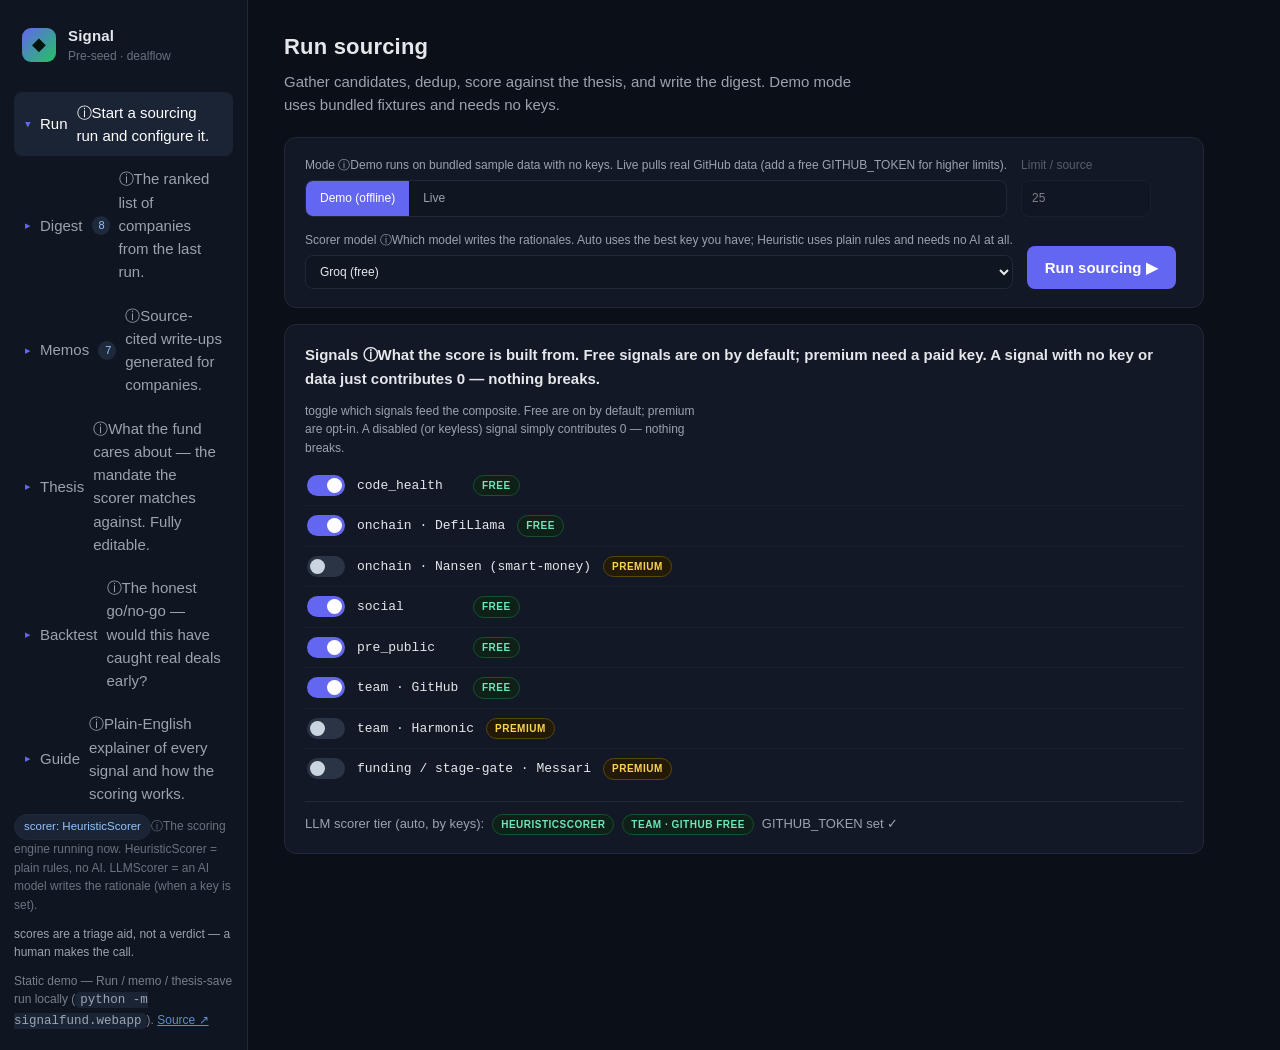
<file: docs/index.html>
<!doctype html>
<html lang="en">
<head>
  <meta charset="utf-8">
  <meta name="viewport" content="width=device-width, initial-scale=1">
  <title>Signal — dealflow</title>
  <link rel="stylesheet" href="styles.css?v=7581c99c">
</head>
<body>
  <div class="app">
    <aside class="sidebar">
      <div class="brand">
        <div class="logo">◆</div>
        <div>
          <div class="brand-name">Signal</div>
          <div class="brand-sub">Pre-seed · dealflow</div>
        </div>
      </div>
      <nav id="nav">
        <button class="nav-item active" data-view="run"><span class="ico">▸</span>Run<span class="info tl" role="note" aria-label="Start a sourcing run and configure it.">ⓘ<span class="tip">Start a sourcing run and configure it.</span></span></button>
        <button class="nav-item" data-view="digest"><span class="ico">▸</span>Digest <span class="badge" id="nav-digest-count"></span><span class="info tl" role="note" aria-label="The ranked list of companies from the last run.">ⓘ<span class="tip">The ranked list of companies from the last run.</span></span></button>
        <button class="nav-item" data-view="memos"><span class="ico">▸</span>Memos <span class="badge" id="nav-memos-count"></span><span class="info tl" role="note" aria-label="Source-cited write-ups generated for companies.">ⓘ<span class="tip">Source-cited write-ups generated for companies.</span></span></button>
        <button class="nav-item" data-view="thesis"><span class="ico">▸</span>Thesis<span class="info tl" role="note" aria-label="What the fund cares about — the mandate the scorer matches against. Fully editable.">ⓘ<span class="tip">What the fund cares about — the mandate the scorer matches against. Fully editable.</span></span></button>
        <button class="nav-item" data-view="backtest"><span class="ico">▸</span>Backtest<span class="info tl" role="note" aria-label="The honest go/no-go — would this have caught real deals early?">ⓘ<span class="tip">The honest go/no-go — would this have caught real deals early?</span></span></button>
        <button class="nav-item" data-view="guide"><span class="ico">▸</span>Guide<span class="info tl" role="note" aria-label="Plain-English explainer of every signal and how the scoring works.">ⓘ<span class="tip">Plain-English explainer of every signal and how the scoring works.</span></span></button>
      </nav>
      <div class="sidebar-foot">
        <div class="pill-row"><div id="scorer-pill" class="pill">scorer: …</div><span class="info ta tl" tabindex="0" role="note" aria-label="The scoring engine running now. HeuristicScorer = plain rules, no AI. LLMScorer = an AI model writes the rationale (when a key is set).">ⓘ<span class="tip">The scoring engine running now. HeuristicScorer = plain rules, no AI. LLMScorer = an AI model writes the rationale (when a key is set).</span></span></div>
        <div class="muted">scores are a triage aid, not a verdict — a human makes the call.</div>
        <div class="muted" style="opacity:.75">Static demo — Run / memo / thesis-save run locally (<code>python -m signalfund.webapp</code>). <a href="https://github.com/YAlegend/signal" target="_blank" rel="noopener" style="color:#7db6ff">Source ↗</a></div>
      </div>
    </aside>

    <main class="main">
      <!-- RUN -->
      <section class="view active" id="view-run">
        <h1>Run sourcing</h1>
        <p class="lead">Gather candidates, dedup, score against the thesis, and write the digest. Demo mode uses bundled fixtures and needs no keys.</p>
        <div class="panel">
          <div class="row">
            <label class="seg">
              <span>Mode <span class="info" tabindex="0" role="note" aria-label="Demo runs on bundled sample data with no keys. Live pulls real GitHub data (add a free GITHUB_TOKEN for higher limits).">ⓘ<span class="tip">Demo runs on bundled sample data with no keys. Live pulls real GitHub data (add a free GITHUB_TOKEN for higher limits).</span></span></span>
              <span class="toggle">
                <button id="mode-demo" class="toggle-btn active">Demo (offline)</button>
                <button id="mode-live" class="toggle-btn">Live</button>
              </span>
            </label>
            <label class="field" id="limit-wrap">
              <span>Limit / source</span>
              <input id="limit" type="number" min="1" max="200" value="25">
            </label>
            <label class="field" id="scorer-wrap">
              <span>Scorer model <span class="info" tabindex="0" role="note" aria-label="Which model writes the rationales. Auto uses the best key you have; Heuristic uses plain rules and needs no AI at all.">ⓘ<span class="tip">Which model writes the rationales. Auto uses the best key you have; Heuristic uses plain rules and needs no AI at all.</span></span></span>
              <select id="scorer-select"></select>
            </label>
            <button id="run-btn" class="primary">Run sourcing ▶</button>
          </div>
          <p class="hint" id="run-hint">Live mode pulls real GitHub/Harmonic data — set <code>GITHUB_TOKEN</code> in <code>.env</code> for higher limits (runs unauthenticated otherwise).</p>
        </div>

        <div class="panel" id="signals-panel">
          <div class="panel-head">
            <h3>Signals <span class="info" tabindex="0" role="note" aria-label="What the score is built from. Free signals are on by default; premium need a paid key. A signal with no key or data just contributes 0 — nothing breaks.">ⓘ<span class="tip">What the score is built from. Free signals are on by default; premium need a paid key. A signal with no key or data just contributes 0 — nothing breaks.</span></span></h3>
            <span class="muted">toggle which signals feed the composite. Free are on by default; premium are opt-in. A disabled (or keyless) signal simply contributes 0 — nothing breaks.</span>
          </div>
          <div id="signal-rows"></div>
          <div class="scorer-row" id="signal-scorer"></div>
        </div>

        <pre class="log" id="run-log" hidden></pre>
      </section>

      <!-- DIGEST -->
      <section class="view" id="view-digest">
        <h1>Ranked dealflow</h1>
        <div class="stats" id="digest-stats"></div>
        <div class="controls">
          <input id="q" type="search" placeholder="Search name, summary, tag…">
          <select id="theme-filter"><option value="">All themes</option></select>
          <select id="sort">
            <option value="score">Sort: score ↓</option>
            <option value="name">Sort: name</option>
            <option value="traction">Sort: traction ↓</option>
          </select>
          <label class="minscore">min score <b id="min-val">0</b>
            <input id="min-score" type="range" min="0" max="100" value="0">
          </label>
        </div>
        <div id="cards"></div>
        <div class="empty" id="digest-empty" hidden>No digest yet — run sourcing first.</div>
      </section>

      <!-- MEMOS -->
      <section class="view" id="view-memos">
        <h1>Investment memos <span class="info" tabindex="0" role="note" aria-label="A first-draft memo built from the scorer + thesis. Every claim links to a source; unbacked claims are dropped. With an Anthropic key, a frontier model writes it in the fund's voice.">ⓘ<span class="tip">A first-draft memo built from the scorer + thesis. Every claim links to a source; unbacked claims are dropped. With an Anthropic key, a frontier model writes it in the fund's voice.</span></span></h1>
        <p class="lead">Source-cited memos. Offline they're built from the scorer + thesis; with <code>ANTHROPIC_API_KEY</code> set, a frontier model writes them in the fund's voice.</p>
        <div class="memos-layout">
          <div class="memo-list" id="memo-list"></div>
          <div class="memo-view" id="memo-view"><div class="empty">Select a memo, or generate one from a digest candidate.</div></div>
        </div>
      </section>

      <!-- THESIS -->
      <section class="view" id="view-thesis">
        <h1>Thesis</h1>
        <p class="lead">The fund mandate the scorer matches against. Edit the sections, Save, then re-run sourcing to apply. The Advanced card holds the raw YAML (source of truth).</p>
        <div class="row" style="margin-bottom:14px; align-items:center">
          <button id="thesis-save" class="primary">Save thesis</button>
          <span id="thesis-status" class="status"></span>
        </div>
        <div id="thesis-sections"></div>
        <details class="tcard" id="advanced-card">
          <summary>Advanced · raw YAML (source of truth)</summary>
          <div class="tcard-body">
            <textarea id="thesis-text" spellcheck="false"></textarea>
            <div class="row" style="align-items:center">
              <button id="thesis-raw-save" class="ghost">Save raw YAML</button>
              <span id="thesis-raw-status" class="status"></span>
            </div>
          </div>
        </details>
      </section>

      <!-- BACKTEST -->
      <section class="view" id="view-backtest">
        <h1>Phase 0 backtest</h1>
        <p class="lead">Point-in-time check of whether the sourcing signal is reliable — a 🟢/🟡/🔴 go/no-go.</p>
        <div class="row">
          <button id="bt-btn" class="primary">Run backtest (demo) ▶</button>
        </div>
        <div id="bt-result"></div>
      </section>

      <!-- GUIDE -->
      <section class="view" id="view-guide">
        <h1>How Signal scores — the signals explained</h1>
        <p class="lead">Every candidate gets a 0–100 composite. Thesis-fit dominates (~60%); the quality signals corroborate (~40%). Each signal is reputation-weighted and shown in the breakdown, so a human can see <em>why</em>. Scores triage — a partner decides.</p>

        <div class="panel guide-formula">
          <code>score = <b>fit</b> (dominant) + traction + credibility + signal&nbsp;strength( code_health · onchain · social · team · pre_public )</code>
        </div>

        <h2 class="guide-h">The base — is it on-thesis?</h2>
        <div class="guide-sig">
          <div class="gs-head"><span class="gs-name">fit</span></div>
          <div class="gs-row"><span class="gs-lab">Measures</span> how well the company matches the fund mandate in <code>config/thesis.yaml</code> (themes &amp; weights).</div>
          <div class="gs-row"><span class="gs-lab">Why</span> it's the gate — a strong, hyped company that's off-thesis still ranks low.</div>
        </div>
        <div class="guide-sig">
          <div class="gs-head"><span class="gs-name">traction</span></div>
          <div class="gs-row"><span class="gs-lab">Measures</span> GitHub star velocity, log-dampened.</div>
          <div class="gs-row"><span class="gs-lab">Kept honest</span> dampened so a single spike can't dominate the score.</div>
        </div>
        <div class="guide-sig">
          <div class="gs-head"><span class="gs-name">credibility</span></div>
          <div class="gs-row"><span class="gs-lab">Measures</span> an anti-gaming adjustment (penalty).</div>
          <div class="gs-row"><span class="gs-lab">Kept honest</span> anti-signals (meme coin, presale, 1000x) and buzzword-stuffing get screened out.</div>
        </div>

        <h2 class="guide-h">The signals</h2>

        <div class="guide-sig">
          <div class="gs-head"><span class="gs-name">code_health</span><span class="badge-tier free">free</span></div>
          <div class="gs-row"><span class="gs-lab">Measures</span> commit-velocity <em>acceleration</em> + how evenly work is spread across contributors (Gini).</div>
          <div class="gs-row"><span class="gs-lab">Why</span> teams accelerating <em>with a real team</em> (not one hero dev) are ~3.4× more likely to raise a Series A within 60 days.</div>
          <div class="gs-row"><span class="gs-lab">Kept honest</span> multiplicative — high velocity from a single dev scores near zero.</div>
        </div>

        <div class="guide-sig">
          <div class="gs-head"><span class="gs-name">onchain</span><span class="badge-tier free">free · DefiLlama</span><span class="badge-tier premium">premium · Nansen</span></div>
          <div class="gs-row"><span class="gs-lab">Measures</span> external stablecoin inflows, "real" TVL (revenue − incentives), holder distribution.</div>
          <div class="gs-row"><span class="gs-lab">Why</span> real dollars arriving + sticky, non-incentivised usage signal genuine demand before the token moves.</div>
          <div class="gs-row"><span class="gs-lab">Premium · Nansen</span> upgrades onchain with <b>Smart-Money</b> net inflow + holder share, and adds an on-chain smart-money <b>convergence</b> twin of network_radar (which credible wallets newly buy).</div>
          <div class="gs-row"><span class="gs-lab">Kept honest</span> subtracts emissions and tests retention, so rented "mercenary" liquidity earns nothing.</div>
        </div>

        <div class="guide-sig">
          <div class="gs-head"><span class="gs-name">social</span><span class="badge-tier free">free</span></div>
          <div class="gs-row"><span class="gs-lab">Measures</span> smart-follower convergence (credible builders/VCs following early) + OpenRank reputation, gated by Neynar's quality score.</div>
          <div class="gs-row"><span class="gs-lab">Why</span> you can't buy a respected founder's follow — early convergence front-runs undisclosed diligence.</div>
          <div class="gs-row"><span class="gs-lab">Kept honest</span> reputation-weighted and age-gated, so bot followers and fresh accounts don't move it.</div>
        </div>

        <div class="guide-sig">
          <div class="gs-head"><span class="gs-name">team</span><span class="badge-tier free">free · GitHub</span><span class="badge-tier premium">premium · Harmonic</span></div>
          <div class="gs-row"><span class="gs-lab">Measures</span> <b>free:</b> technical-founder presence, team size, frontier-lab pedigree (GitHub). <b>premium:</b> prior exits + size, talent-flow (Harmonic).</div>
          <div class="gs-row"><span class="gs-lab">Why</span> founder quality is the most predictive signal — repeat, previously-exited, and technical teams win more.</div>
          <div class="gs-row"><span class="gs-lab">Kept honest</span> trust events (commits, exits) over self-asserted titles.</div>
        </div>

        <div class="guide-sig">
          <div class="gs-head"><span class="gs-name">pre_public</span><span class="badge-tier free">free</span><span class="badge-tier premium">premium · Evertrace</span></div>
          <div class="gs-row"><span class="gs-lab">Measures</span> ecosystem grants (EF / Optimism), hackathon wins that kept building, research with an affiliation exit, recent formation.</div>
          <div class="gs-row"><span class="gs-lab">Why</span> ecosystem-vetted, pre-equity proof — catches teams 6–18 months before a round.</div>
          <div class="gs-row"><span class="gs-lab">Kept honest</span> retroactive grants &gt; proposal grants; a hackathon counts only if the team kept shipping.</div>
        </div>

        <div class="guide-sig">
          <div class="gs-head"><span class="gs-name">stage-gate</span><span class="badge-tier premium">premium · Messari</span></div>
          <div class="gs-row"><span class="gs-lab">Measures</span> latest funding round, stage, and lead investors (Messari).</div>
          <div class="gs-row"><span class="gs-lab">Why</span> down-ranks already-funded companies (Series B/C+) so the pre-seed funnel isn't clogged; a tier-1 lead investor is light positive corroboration.</div>
          <div class="gs-row"><span class="gs-lab">Kept honest</span> a hard, legitimate signal (a funding fact) — distinct from the soft "early-stage" risks, which never penalise a good-fit company.</div>
        </div>

        <p class="muted guide-principle"><b>Guiding principle:</b> raw counts are worthless — reputation-weight every interaction (so bot swarms self-cancel), prefer hard-to-fake "expensive" actions over cheap ones, gate on account age, and score ratios, not totals. Full research: <code>docs/Sourcing_Signals_Research.md</code>.</p>
      </section>
    </main>
  </div>
  <script>window.SIGNAL_STATIC=true;window.SIGNAL_VER="7581c99c";</script>
  <script src="app.js?v=7581c99c"></script>
</body>
</html>
</file>
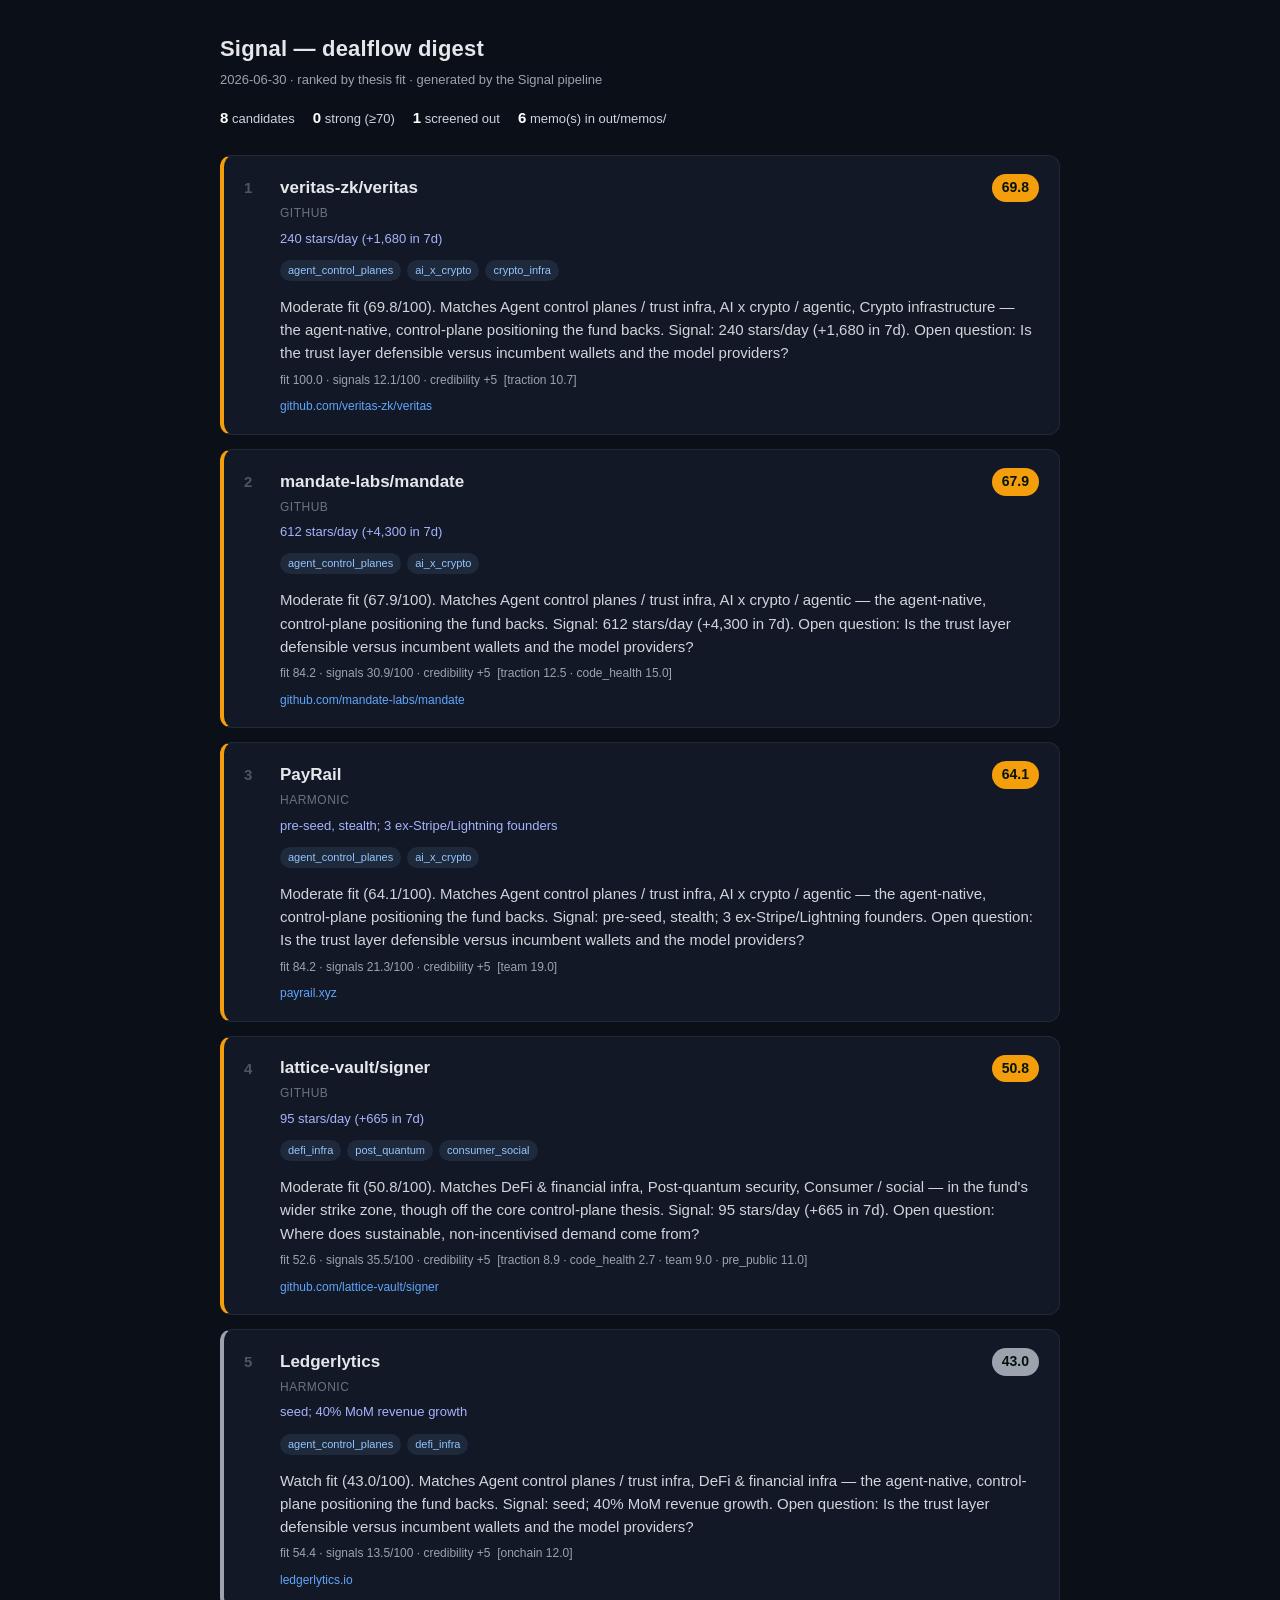
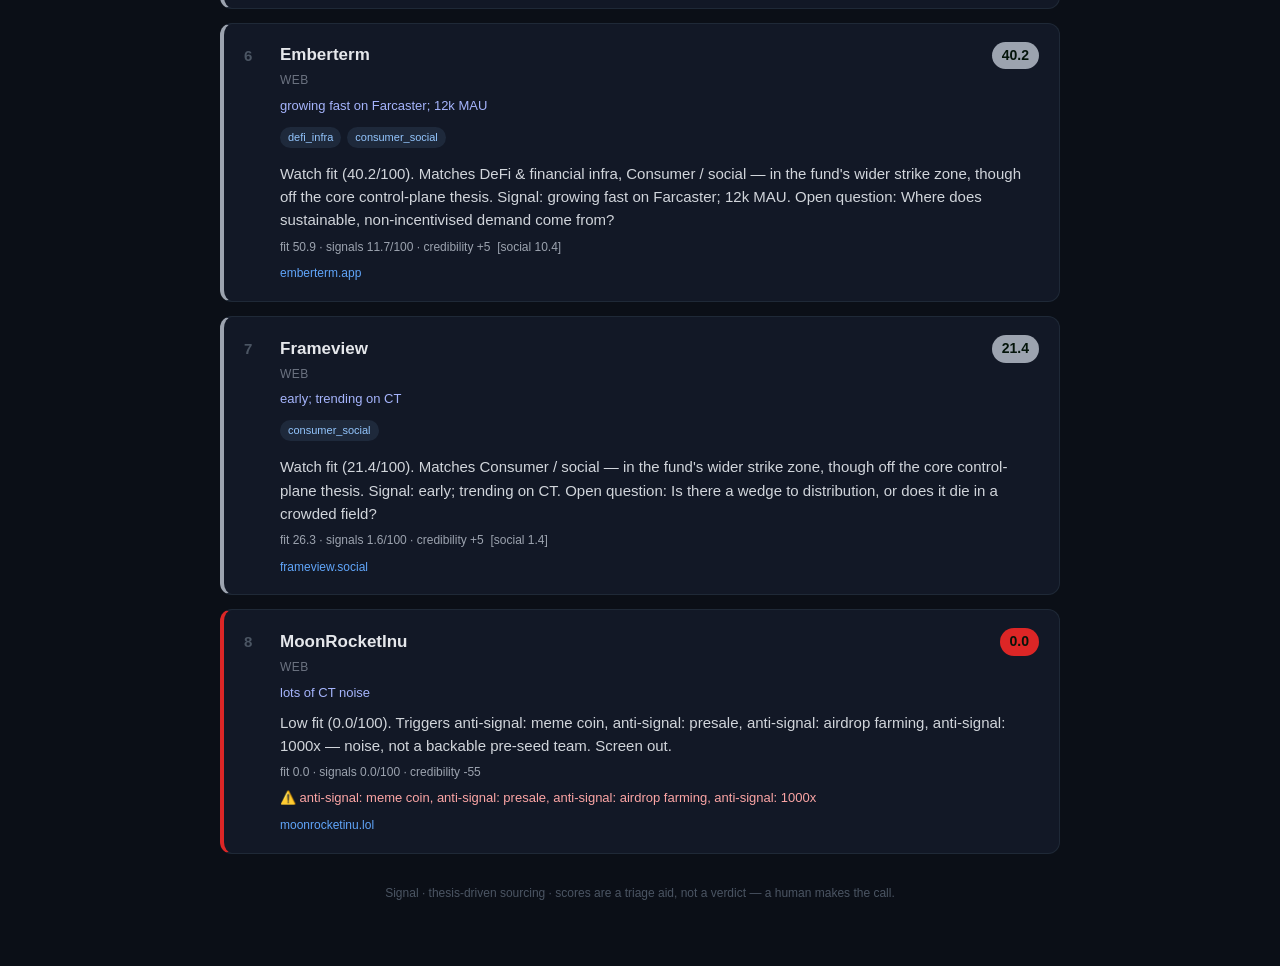
<file: out/dashboard.html>
<!doctype html><html lang="en"><head><meta charset="utf-8">
<meta name="viewport" content="width=device-width,initial-scale=1">
<title>Signal — dealflow</title>
<style>
:root { color-scheme: dark; }
* { box-sizing: border-box; }
body { margin:0; background:#0b0f17; color:#e5e7eb;
  font:15px/1.55 -apple-system,Segoe UI,Roboto,Helvetica,Arial,sans-serif; }
.wrap { max-width:880px; margin:0 auto; padding:32px 20px 64px; }
header h1 { font-size:22px; margin:0 0 4px; letter-spacing:.2px; }
header .sub { color:#9ca3af; font-size:13px; }
.stats { display:flex; gap:18px; margin:16px 0 26px; flex-wrap:wrap; font-size:13px; color:#cbd5e1; }
.stat b { color:#fff; font-size:15px; }
.card { display:flex; gap:16px; background:#121826; border:1px solid #1f2937;
  border-left:4px solid var(--accent); border-radius:12px; padding:18px 20px; margin:0 0 14px; }
.rank { color:#4b5563; font-weight:700; font-size:15px; min-width:20px; padding-top:2px; }
.body { flex:1; min-width:0; }
.top { display:flex; align-items:center; justify-content:space-between; gap:12px; }
.top h2 { font-size:17px; margin:0; word-break:break-word; }
.score { color:#04140a; font-weight:800; font-size:14px; padding:3px 10px; border-radius:999px; }
.src { color:#6b7280; font-size:12px; text-transform:uppercase; letter-spacing:.5px; margin-top:2px; }
.metric { color:#a5b4fc; font-size:13px; margin-top:6px; }
.chips { margin:8px 0 2px; }
.chip { display:inline-block; background:#1e293b; color:#93c5fd; font-size:11px;
  padding:2px 8px; border-radius:999px; margin:0 6px 6px 0; }
.fit { margin:8px 0 6px; color:#d1d5db; }
.breakdown { color:#9ca3af; font-size:12px; font-variant-numeric:tabular-nums; }
.flags { color:#fca5a5; font-size:13px; margin-top:6px; }
.sources { margin-top:8px; font-size:12px; }
.sources a { color:#60a5fa; text-decoration:none; margin-right:4px; }
.sources a:hover { text-decoration:underline; }
footer { color:#4b5563; font-size:12px; margin-top:30px; text-align:center; }
</style></head><body><div class="wrap">
<header>
  <h1>Signal — dealflow digest</h1>
  <div class="sub">2026-06-30 · ranked by thesis fit · generated by the Signal pipeline</div>
</header>
<div class="stats">
  <span class="stat"><b>8</b> candidates</span>
  <span class="stat"><b>0</b> strong (&ge;70)</span>
  <span class="stat"><b>1</b> screened out</span>
  <span class="stat"><b>6</b> memo(s) in out/memos/</span>
</div>

    <article class="card" style="--accent:#f59e0b">
      <div class="rank">1</div>
      <div class="body">
        <div class="top">
          <h2>veritas-zk/veritas</h2>
          <div class="score" style="background:#f59e0b">69.8</div>
        </div>
        <div class="src">github</div>
        <div class="metric">240 stars/day (+1,680 in 7d)</div>
        <div class="chips"><span class="chip">agent_control_planes</span><span class="chip">ai_x_crypto</span><span class="chip">crypto_infra</span></div>
        <p class="fit">Moderate fit (69.8/100). Matches Agent control planes / trust infra, AI x crypto / agentic, Crypto infrastructure — the agent-native, control-plane positioning the fund backs. Signal: 240 stars/day (+1,680 in 7d). Open question: Is the trust layer defensible versus incumbent wallets and the model providers?</p>
        <div class="breakdown">fit 100.0 &middot; signals 12.1/100 &middot; credibility +5 &nbsp;[traction 10.7]</div>
        
        <div class="sources"><a href="https://github.com/veritas-zk/veritas" target="_blank" rel="noopener">github.com/veritas-zk/veritas</a></div>
      </div>
    </article>
    <article class="card" style="--accent:#f59e0b">
      <div class="rank">2</div>
      <div class="body">
        <div class="top">
          <h2>mandate-labs/mandate</h2>
          <div class="score" style="background:#f59e0b">67.9</div>
        </div>
        <div class="src">github</div>
        <div class="metric">612 stars/day (+4,300 in 7d)</div>
        <div class="chips"><span class="chip">agent_control_planes</span><span class="chip">ai_x_crypto</span></div>
        <p class="fit">Moderate fit (67.9/100). Matches Agent control planes / trust infra, AI x crypto / agentic — the agent-native, control-plane positioning the fund backs. Signal: 612 stars/day (+4,300 in 7d). Open question: Is the trust layer defensible versus incumbent wallets and the model providers?</p>
        <div class="breakdown">fit 84.2 &middot; signals 30.9/100 &middot; credibility +5 &nbsp;[traction 12.5 &middot; code_health 15.0]</div>
        
        <div class="sources"><a href="https://github.com/mandate-labs/mandate" target="_blank" rel="noopener">github.com/mandate-labs/mandate</a></div>
      </div>
    </article>
    <article class="card" style="--accent:#f59e0b">
      <div class="rank">3</div>
      <div class="body">
        <div class="top">
          <h2>PayRail</h2>
          <div class="score" style="background:#f59e0b">64.1</div>
        </div>
        <div class="src">harmonic</div>
        <div class="metric">pre-seed, stealth; 3 ex-Stripe/Lightning founders</div>
        <div class="chips"><span class="chip">agent_control_planes</span><span class="chip">ai_x_crypto</span></div>
        <p class="fit">Moderate fit (64.1/100). Matches Agent control planes / trust infra, AI x crypto / agentic — the agent-native, control-plane positioning the fund backs. Signal: pre-seed, stealth; 3 ex-Stripe/Lightning founders. Open question: Is the trust layer defensible versus incumbent wallets and the model providers?</p>
        <div class="breakdown">fit 84.2 &middot; signals 21.3/100 &middot; credibility +5 &nbsp;[team 19.0]</div>
        
        <div class="sources"><a href="https://payrail.xyz" target="_blank" rel="noopener">payrail.xyz</a></div>
      </div>
    </article>
    <article class="card" style="--accent:#f59e0b">
      <div class="rank">4</div>
      <div class="body">
        <div class="top">
          <h2>lattice-vault/signer</h2>
          <div class="score" style="background:#f59e0b">50.8</div>
        </div>
        <div class="src">github</div>
        <div class="metric">95 stars/day (+665 in 7d)</div>
        <div class="chips"><span class="chip">defi_infra</span><span class="chip">post_quantum</span><span class="chip">consumer_social</span></div>
        <p class="fit">Moderate fit (50.8/100). Matches DeFi &amp; financial infra, Post-quantum security, Consumer / social — in the fund&#x27;s wider strike zone, though off the core control-plane thesis. Signal: 95 stars/day (+665 in 7d). Open question: Where does sustainable, non-incentivised demand come from?</p>
        <div class="breakdown">fit 52.6 &middot; signals 35.5/100 &middot; credibility +5 &nbsp;[traction 8.9 &middot; code_health 2.7 &middot; team 9.0 &middot; pre_public 11.0]</div>
        
        <div class="sources"><a href="https://github.com/lattice-vault/signer" target="_blank" rel="noopener">github.com/lattice-vault/signer</a></div>
      </div>
    </article>
    <article class="card" style="--accent:#9ca3af">
      <div class="rank">5</div>
      <div class="body">
        <div class="top">
          <h2>Ledgerlytics</h2>
          <div class="score" style="background:#9ca3af">43.0</div>
        </div>
        <div class="src">harmonic</div>
        <div class="metric">seed; 40% MoM revenue growth</div>
        <div class="chips"><span class="chip">agent_control_planes</span><span class="chip">defi_infra</span></div>
        <p class="fit">Watch fit (43.0/100). Matches Agent control planes / trust infra, DeFi &amp; financial infra — the agent-native, control-plane positioning the fund backs. Signal: seed; 40% MoM revenue growth. Open question: Is the trust layer defensible versus incumbent wallets and the model providers?</p>
        <div class="breakdown">fit 54.4 &middot; signals 13.5/100 &middot; credibility +5 &nbsp;[onchain 12.0]</div>
        
        <div class="sources"><a href="https://ledgerlytics.io" target="_blank" rel="noopener">ledgerlytics.io</a></div>
      </div>
    </article>
    <article class="card" style="--accent:#9ca3af">
      <div class="rank">6</div>
      <div class="body">
        <div class="top">
          <h2>Emberterm</h2>
          <div class="score" style="background:#9ca3af">40.2</div>
        </div>
        <div class="src">web</div>
        <div class="metric">growing fast on Farcaster; 12k MAU</div>
        <div class="chips"><span class="chip">defi_infra</span><span class="chip">consumer_social</span></div>
        <p class="fit">Watch fit (40.2/100). Matches DeFi &amp; financial infra, Consumer / social — in the fund&#x27;s wider strike zone, though off the core control-plane thesis. Signal: growing fast on Farcaster; 12k MAU. Open question: Where does sustainable, non-incentivised demand come from?</p>
        <div class="breakdown">fit 50.9 &middot; signals 11.7/100 &middot; credibility +5 &nbsp;[social 10.4]</div>
        
        <div class="sources"><a href="https://emberterm.app" target="_blank" rel="noopener">emberterm.app</a></div>
      </div>
    </article>
    <article class="card" style="--accent:#9ca3af">
      <div class="rank">7</div>
      <div class="body">
        <div class="top">
          <h2>Frameview</h2>
          <div class="score" style="background:#9ca3af">21.4</div>
        </div>
        <div class="src">web</div>
        <div class="metric">early; trending on CT</div>
        <div class="chips"><span class="chip">consumer_social</span></div>
        <p class="fit">Watch fit (21.4/100). Matches Consumer / social — in the fund&#x27;s wider strike zone, though off the core control-plane thesis. Signal: early; trending on CT. Open question: Is there a wedge to distribution, or does it die in a crowded field?</p>
        <div class="breakdown">fit 26.3 &middot; signals 1.6/100 &middot; credibility +5 &nbsp;[social 1.4]</div>
        
        <div class="sources"><a href="https://frameview.social" target="_blank" rel="noopener">frameview.social</a></div>
      </div>
    </article>
    <article class="card" style="--accent:#dc2626">
      <div class="rank">8</div>
      <div class="body">
        <div class="top">
          <h2>MoonRocketInu</h2>
          <div class="score" style="background:#dc2626">0.0</div>
        </div>
        <div class="src">web</div>
        <div class="metric">lots of CT noise</div>
        <div class="chips"></div>
        <p class="fit">Low fit (0.0/100). Triggers anti-signal: meme coin, anti-signal: presale, anti-signal: airdrop farming, anti-signal: 1000x — noise, not a backable pre-seed team. Screen out.</p>
        <div class="breakdown">fit 0.0 &middot; signals 0.0/100 &middot; credibility -55</div>
        <div class="flags">⚠️ anti-signal: meme coin, anti-signal: presale, anti-signal: airdrop farming, anti-signal: 1000x</div>
        <div class="sources"><a href="https://moonrocketinu.lol" target="_blank" rel="noopener">moonrocketinu.lol</a></div>
      </div>
    </article>
<footer>Signal · thesis-driven sourcing · scores are a triage aid, not a verdict — a human makes the call.</footer>
</div></body></html>
</file>
<file: docs/styles.css>
:root {
  color-scheme: dark;
  --bg: #0b0f17;
  --panel: #121826;
  --panel-2: #0f1521;
  --line: #1f2937;
  --text: #e5e7eb;
  --muted: #9ca3af;
  --dim: #6b7280;
  --accent: #6366f1;
  --accent-soft: #93c5fd;
  --green: #22c55e;
  --amber: #f59e0b;
  --gray: #9ca3af;
  --red: #dc2626;
}
* { box-sizing: border-box; }
html, body { margin: 0; height: 100%; }
body {
  background: var(--bg); color: var(--text);
  font: 15px/1.55 -apple-system, "Segoe UI", Roboto, Helvetica, Arial, sans-serif;
}
code { background: #1e293b; padding: 1px 5px; border-radius: 5px; font-size: 12.5px; color: #cbd5e1; }
.muted { color: var(--muted); }

.app { display: grid; grid-template-columns: 248px 1fr; height: 100vh; }

/* sidebar */
.sidebar {
  background: var(--panel-2); border-right: 1px solid var(--line);
  display: flex; flex-direction: column; padding: 20px 14px;
}
.brand { display: flex; gap: 12px; align-items: center; padding: 4px 8px 18px; }
.logo {
  width: 34px; height: 34px; border-radius: 9px; display: grid; place-items: center;
  background: linear-gradient(135deg, #6366f1, #22c55e); color: #04140a; font-size: 18px;
}
.brand-name { font-weight: 700; letter-spacing: .2px; }
.brand-sub { color: var(--dim); font-size: 12px; }
#nav { display: flex; flex-direction: column; gap: 2px; margin-top: 8px; }
.nav-item {
  display: flex; align-items: center; gap: 9px; width: 100%; text-align: left;
  background: transparent; border: 0; color: var(--muted); padding: 9px 11px;
  border-radius: 8px; font: inherit; cursor: pointer;
}
.nav-item:hover { background: #131c2c; color: var(--text); }
.nav-item.active { background: #1b2434; color: #fff; }
.nav-item .ico { color: var(--accent); font-size: 11px; transition: transform .15s; }
.nav-item.active .ico { transform: rotate(90deg); }
.badge {
  margin-left: auto; background: #1e293b; color: var(--accent-soft);
  font-size: 11px; padding: 1px 7px; border-radius: 999px; min-width: 18px; text-align: center;
}
.badge:empty { display: none; }
.sidebar-foot { margin-top: auto; font-size: 12px; color: var(--dim); display: flex; flex-direction: column; gap: 10px; }
.pill {
  display: inline-block; align-self: flex-start; background: #1b2434; color: var(--accent-soft);
  border: 1px solid var(--line); padding: 3px 9px; border-radius: 999px; font-size: 11.5px;
}

/* main */
.main { overflow-y: auto; padding: 30px 36px 64px; }
.view { display: none; max-width: 920px; }
.view.active { display: block; animation: fade .18s ease; }
@keyframes fade { from { opacity: 0; transform: translateY(4px); } to { opacity: 1; transform: none; } }
h1 { font-size: 22px; margin: 0 0 6px; letter-spacing: .2px; }
.lead { color: var(--muted); margin: 0 0 20px; max-width: 70ch; }

.panel { background: var(--panel); border: 1px solid var(--line); border-radius: 12px; padding: 18px 20px; }
.row { display: flex; gap: 14px; align-items: flex-end; flex-wrap: wrap; }
.field, .seg { display: flex; flex-direction: column; gap: 6px; font-size: 12px; color: var(--muted); }
.field input, input[type=number] {
  background: var(--panel-2); border: 1px solid var(--line); color: var(--text);
  border-radius: 8px; padding: 8px 10px; font: inherit; width: 130px;
}
.field select {
  background: var(--panel-2); border: 1px solid var(--line); color: var(--text);
  border-radius: 8px; padding: 8px 10px; font: inherit; min-width: 168px;
}
.toggle { display: inline-flex; background: var(--panel-2); border: 1px solid var(--line); border-radius: 8px; overflow: hidden; }
.toggle-btn { background: transparent; border: 0; color: var(--muted); padding: 8px 14px; font: inherit; cursor: pointer; }
.toggle-btn.active { background: var(--accent); color: #fff; }
button.primary {
  background: var(--accent); color: #fff; border: 0; border-radius: 8px;
  padding: 10px 18px; font: inherit; font-weight: 600; cursor: pointer;
}
button.primary:hover { filter: brightness(1.08); }
button.primary:disabled { opacity: .55; cursor: progress; }
.hint { color: var(--dim); font-size: 12.5px; margin: 14px 0 0; }
.log {
  background: #060912; border: 1px solid var(--line); border-radius: 10px; padding: 14px 16px;
  margin-top: 18px; color: #93c5fd; font: 12.5px/1.5 ui-monospace, SFMono-Regular, Menlo, monospace;
  white-space: pre-wrap; max-height: 320px; overflow-y: auto;
}

/* signals panel */
#signals-panel { margin-top: 16px; }
.panel-head { display: flex; align-items: baseline; gap: 12px; margin-bottom: 8px; flex-wrap: wrap; }
.panel-head h3 { margin: 0; font-size: 15px; }
.panel-head .muted { font-size: 12px; max-width: 60ch; }
.signal-row { display: flex; align-items: center; gap: 12px; padding: 9px 2px; border-bottom: 1px solid #161f2e; }
.signal-row:last-child { border-bottom: 0; }
.sig-name { font: 13px ui-monospace, SFMono-Regular, Menlo, monospace; color: var(--text); min-width: 104px; }
.badge-tier {
  font-size: 10px; text-transform: uppercase; letter-spacing: .5px; font-weight: 700;
  padding: 2px 8px; border-radius: 999px; border: 1px solid var(--line); white-space: nowrap;
}
.badge-tier.free { color: #6ee7b7; background: #0e2018; border-color: #14532d; }
.badge-tier.premium { color: #fcd34d; background: #221a06; border-color: #5b4708; }
.sig-hint { font-size: 12px; color: #fbbf24; }
.sig-hint code { background: #221a06; color: #fcd34d; }
.scorer-row { margin-top: 12px; padding-top: 12px; border-top: 1px solid var(--line); font-size: 13px; display: flex; align-items: center; gap: 8px; flex-wrap: wrap; }
.switch { position: relative; display: inline-block; width: 38px; height: 21px; flex-shrink: 0; }
.switch input { opacity: 0; width: 0; height: 0; }
.slider { position: absolute; inset: 0; background: #2a3445; border-radius: 999px; transition: .15s; cursor: pointer; }
.slider::before { content: ""; position: absolute; height: 15px; width: 15px; left: 3px; top: 3px; background: #cbd5e1; border-radius: 50%; transition: .15s; }
.switch input:checked + .slider { background: var(--accent); }
.switch input:checked + .slider::before { transform: translateX(17px); background: #fff; }
.switch input:focus-visible + .slider { outline: 2px solid var(--accent-soft); outline-offset: 2px; }

/* stats + controls */
.stats { display: flex; gap: 18px; flex-wrap: wrap; font-size: 13px; color: #cbd5e1; margin: 0 0 18px; }
.stats .stat b { color: #fff; font-size: 15px; }
.controls { display: flex; gap: 10px; flex-wrap: wrap; align-items: center; margin-bottom: 18px; }
.controls input[type=search], .controls select {
  background: var(--panel-2); border: 1px solid var(--line); color: var(--text);
  border-radius: 8px; padding: 8px 10px; font: inherit;
}
.controls input[type=search] { flex: 1; min-width: 180px; }
.minscore { display: flex; align-items: center; gap: 8px; font-size: 12px; color: var(--muted); }
.minscore b { color: var(--text); min-width: 22px; }

/* cards */
.card {
  display: flex; gap: 16px; background: var(--panel); border: 1px solid var(--line);
  border-left: 4px solid var(--accent); border-radius: 12px; padding: 16px 18px; margin: 0 0 12px;
  cursor: pointer; transition: border-color .15s, transform .1s;
}
.card:hover { border-color: #2b3a52; }
.card .rank { color: var(--dim); font-weight: 700; min-width: 22px; padding-top: 2px; }
.card .body { flex: 1; min-width: 0; }
.card .top { display: flex; align-items: center; justify-content: space-between; gap: 12px; }
.card h2 { font-size: 16px; margin: 0; word-break: break-word; }
.top-right { display: flex; align-items: center; gap: 10px; flex-shrink: 0; }
.feedback { display: inline-flex; gap: 2px; }
.thumb {
  background: transparent; border: 1px solid var(--line); border-radius: 7px; cursor: pointer;
  font-size: 13px; line-height: 1; padding: 4px 7px; filter: grayscale(1) opacity(.55); transition: .12s;
}
.thumb:hover { filter: grayscale(0) opacity(1); border-color: #2b3a52; }
.thumb.up.active { filter: none; border-color: var(--green); background: #14271a; }
.thumb.down.active { filter: none; border-color: var(--red); background: #2a1414; }
.score-pill { color: #04140a; font-weight: 800; font-size: 13px; padding: 3px 10px; border-radius: 999px; }
.src { color: var(--dim); font-size: 11px; text-transform: uppercase; letter-spacing: .5px; margin-top: 3px; }
.metric { color: var(--accent-soft); font-size: 13px; margin-top: 6px; }
.chips { margin: 9px 0 2px; }
.chip { display: inline-block; background: #1e293b; color: #93c5fd; font-size: 11px; padding: 2px 8px; border-radius: 999px; margin: 0 6px 6px 0; }
.fit { margin: 8px 0 4px; color: #d1d5db; font-size: 14px; }
.flags { color: #fca5a5; font-size: 13px; margin-top: 6px; }

/* card detail (expand) */
.detail { margin-top: 12px; padding-top: 12px; border-top: 1px dashed var(--line); display: none; }
.card.open .detail { display: block; }
.bars { display: grid; grid-template-columns: 90px 1fr 48px; gap: 6px 12px; align-items: center; margin: 4px 0 10px; font-size: 12px; color: var(--muted); }
.bar { background: var(--panel-2); border-radius: 999px; height: 8px; overflow: hidden; }
.bar > span { display: block; height: 100%; border-radius: 999px; background: linear-gradient(90deg, #6366f1, #22c55e); }
.bar-val { text-align: right; color: var(--text); font-variant-numeric: tabular-nums; }
.sources a { color: #60a5fa; text-decoration: none; font-size: 12px; margin-right: 8px; }
.sources a:hover { text-decoration: underline; }
.detail-actions { margin-top: 12px; }
button.ghost { background: transparent; border: 1px solid var(--line); color: var(--accent-soft); border-radius: 8px; padding: 7px 13px; font: inherit; cursor: pointer; }
button.ghost:hover { background: #131c2c; }

/* memos */
.memos-layout { display: grid; grid-template-columns: 240px 1fr; gap: 18px; align-items: start; }
.memo-list { display: flex; flex-direction: column; gap: 6px; }
.memo-list button { text-align: left; background: var(--panel); border: 1px solid var(--line); color: var(--text); border-radius: 8px; padding: 10px 12px; font: inherit; cursor: pointer; }
.memo-list button:hover, .memo-list button.active { border-color: var(--accent); }
.memo-view { background: var(--panel); border: 1px solid var(--line); border-radius: 12px; padding: 22px 26px; min-height: 280px; }

/* thesis — sectioned editor */
#thesis-text {
  width: 100%; height: 360px; resize: vertical; background: #060912; border: 1px solid var(--line);
  color: #d1d5db; border-radius: 10px; padding: 14px 16px; font: 13px/1.6 ui-monospace, Menlo, monospace;
}
.status { font-size: 13px; }
.status.ok { color: var(--green); }
.status.err { color: #fca5a5; }
.tcard { background: var(--panel); border: 1px solid var(--line); border-radius: 12px; margin-bottom: 12px; }
.tcard > summary { cursor: pointer; padding: 13px 18px; font-weight: 600; font-size: 14px; list-style: none;
  display: flex; align-items: center; gap: 8px; }
.tcard > summary::-webkit-details-marker { display: none; }
.tcard > summary::before { content: "▸"; color: var(--accent); font-size: 11px; transition: transform .15s; }
.tcard[open] > summary::before { transform: rotate(90deg); }
.tcard-body { padding: 2px 18px 18px; display: flex; flex-direction: column; gap: 12px; }
.field2 { display: flex; flex-direction: column; gap: 5px; font-size: 12px; color: var(--muted); }
.field2 input[type=text], .field2 textarea {
  background: var(--panel-2); border: 1px solid var(--line); color: var(--text);
  border-radius: 8px; padding: 8px 10px; font: inherit; width: 100%; resize: vertical;
}
.theme-edit { border: 1px solid var(--line); border-radius: 10px; padding: 12px 14px; background: var(--panel-2);
  display: flex; flex-direction: column; gap: 8px; }
.theme-edit-top { display: flex; gap: 8px; align-items: center; }
.theme-edit-top .theme-label { flex: 1; background: var(--panel); border: 1px solid var(--line); color: var(--text);
  border-radius: 8px; padding: 7px 10px; font: inherit; font-weight: 600; }
.theme-edit .t-oq { background: var(--panel); border: 1px solid var(--line); color: var(--text);
  border-radius: 8px; padding: 7px 10px; font: inherit; font-size: 13px; }
.theme-weight { display: flex; align-items: center; gap: 10px; font-size: 12px; color: var(--muted); }
.theme-weight input[type=range] { flex: 1; max-width: 280px; accent-color: var(--accent); }
.theme-weight b { color: var(--text); min-width: 34px; text-align: right; font-variant-numeric: tabular-nums; }
.kw-list { display: flex; flex-wrap: wrap; gap: 6px; align-items: center; }
.chip.kw { display: inline-flex; align-items: center; gap: 3px; }
.kw-x { background: transparent; border: 0; color: inherit; cursor: pointer; font-size: 14px; line-height: 1;
  padding: 0; opacity: .65; }
.kw-x:hover { opacity: 1; color: #fca5a5; }
.kw-add { background: var(--panel-2); border: 1px dashed var(--line); color: var(--text);
  border-radius: 999px; padding: 3px 11px; font: inherit; font-size: 12px; min-width: 120px; }
.small { font-size: 12px; }
.small code { font-size: 11.5px; }
.thesis-themes .theme-box { background: var(--panel); border: 1px solid var(--line); border-radius: 10px; padding: 12px 14px; margin-bottom: 10px; }
.theme-box .t-label { font-weight: 600; font-size: 13.5px; }
.theme-box .t-weight { color: var(--accent-soft); font-size: 12px; float: right; }
.theme-box .t-q { color: var(--muted); font-size: 12px; margin-top: 4px; }

/* backtest */
.decision { display: flex; align-items: center; gap: 14px; padding: 18px 20px; border-radius: 12px; border: 1px solid var(--line); background: var(--panel); margin: 18px 0; }
.decision .emoji { font-size: 30px; }
.decision .d-text { font-weight: 700; font-size: 18px; }
.scorecard { display: grid; grid-template-columns: repeat(auto-fit, minmax(150px, 1fr)); gap: 12px; margin: 16px 0; }
.metric-card { background: var(--panel); border: 1px solid var(--line); border-radius: 10px; padding: 14px 16px; }
.metric-card .m-val { font-size: 22px; font-weight: 700; }
.metric-card .m-label { color: var(--muted); font-size: 12px; margin-top: 2px; }
table.grid { width: 100%; border-collapse: collapse; margin: 14px 0; font-size: 13px; }
table.grid th, table.grid td { text-align: left; padding: 8px 10px; border-bottom: 1px solid var(--line); }
table.grid th { color: var(--muted); font-weight: 600; }

/* guide */
.guide-formula { margin: 0 0 18px; }
.guide-formula code { background: transparent; color: #cbd5e1; font-size: 13px; line-height: 1.7; }
.guide-formula b { color: #fff; }
.guide-h { font-size: 15px; margin: 22px 0 10px; color: var(--muted); font-weight: 600; }
.guide-sig { background: var(--panel); border: 1px solid var(--line); border-radius: 12px; padding: 14px 18px; margin: 0 0 12px; }
.guide-sig .gs-head { display: flex; align-items: center; gap: 8px; margin-bottom: 8px; flex-wrap: wrap; }
.guide-sig .gs-name { font: 14px ui-monospace, SFMono-Regular, Menlo, monospace; color: #fff; }
.guide-sig .gs-row { font-size: 13px; color: #d1d5db; margin: 5px 0; }
.guide-sig .gs-lab { display: inline-block; min-width: 92px; color: var(--dim); font-size: 11px; text-transform: uppercase; letter-spacing: .4px; vertical-align: top; }
.guide-principle { margin-top: 18px; font-size: 13px; max-width: 80ch; }

/* misc */
.empty { color: var(--dim); padding: 26px 4px; font-size: 14px; }
.md h1, .md h2, .md h3 { letter-spacing: .2px; }
.md h1 { font-size: 19px; } .md h2 { font-size: 15.5px; margin-top: 20px; } .md h3 { font-size: 14px; }
.md p { color: #d1d5db; } .md ul { padding-left: 20px; } .md li { margin: 3px 0; }
.md a { color: #60a5fa; } .md hr { border: 0; border-top: 1px solid var(--line); margin: 18px 0; }
.md code { font-size: 12px; }
.md blockquote { border-left: 3px solid var(--accent); margin: 12px 0; padding: 2px 14px; color: var(--muted); }
.md table { border-collapse: collapse; width: 100%; font-size: 13px; }
.md th, .md td { border: 1px solid var(--line); padding: 6px 9px; text-align: left; }
.toast {
  position: fixed; bottom: 22px; right: 22px; background: #1b2434; border: 1px solid var(--line);
  color: var(--text); padding: 12px 16px; border-radius: 10px; font-size: 13px; opacity: 0;
  transform: translateY(8px); transition: .2s; pointer-events: none; max-width: 360px;
}
.toast.show { opacity: 1; transform: none; }
.toast.err { border-color: #7f1d1d; }

/* ---- static-demo banner (GitHub Pages only) ---- */
#demo-banner{position:sticky;top:0;z-index:50;background:#1b2330;color:#cfe;
  font-size:13px;padding:8px 16px;border-bottom:1px solid #2c3a4f;text-align:center}
#demo-banner code{background:#0d131c;padding:1px 6px;border-radius:4px}
#demo-banner a{color:#7db6ff}
</file>
